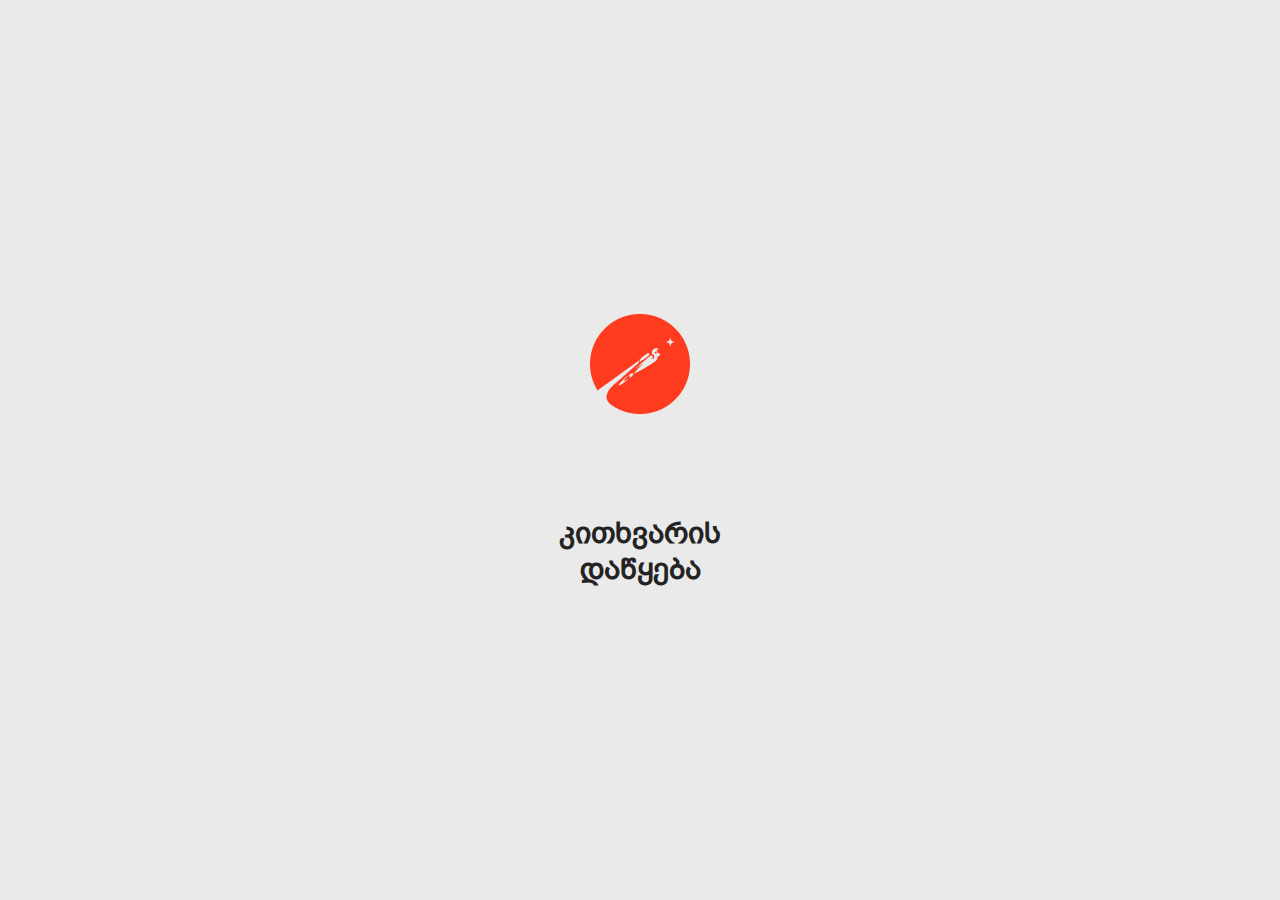
<file: index.html>
<!DOCTYPE html>
<html lang="en">
  <head>
    <meta charset="UTF-8" />
    <meta name="viewport" content="width=device-width, initial-scale=1.0" />
    <link rel="stylesheet" href="./common.css" />
    <link rel="stylesheet" href="./style.css" />
    <title>COVID-Questionary</title>
  </head>
  <body>
    <img src="./assets/logo.png" alt="company logo" class="logo" />
    <a href="./pages/Personal/personal.html" class="start-btn"
      >კითხვარის <br />
      დაწყება</a
    >

    <script src="main.js"></script>
    <script src="pages/Personal/personal.js"></script>
  </body>
</html>
</file>
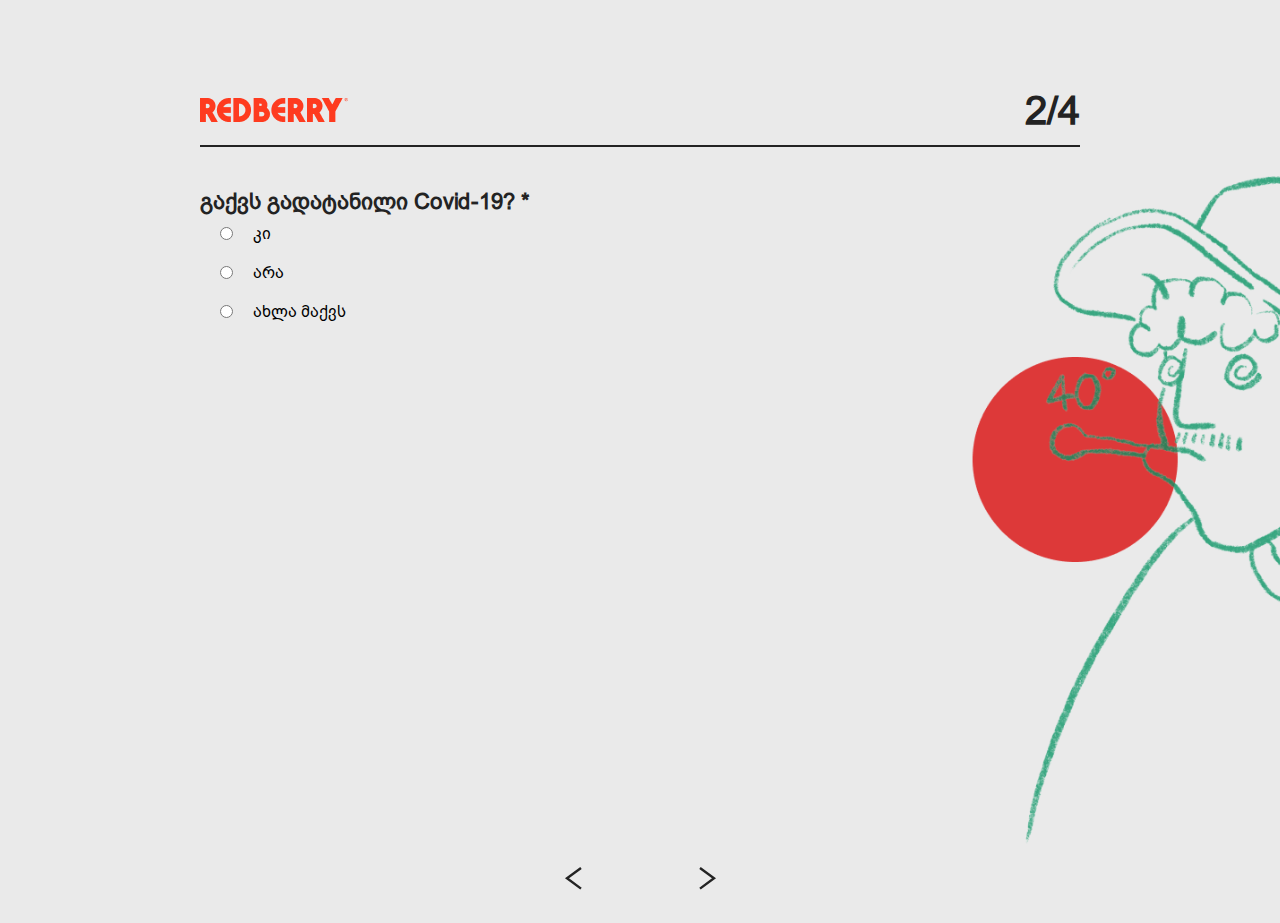
<file: pages/Covid/covid.html>
<!DOCTYPE html>
<html lang="en">
  <head>
    <meta charset="UTF-8" />
    <meta http-equiv="X-UA-Compatible" content="IE=edge" />
    <meta name="viewport" content="width=device-width, initial-scale=1.0" />
    <link rel="stylesheet" href="../../common.css" />
    <link rel="stylesheet" href="./covid.css" />
    <title>COVID-QUESTIONARY</title>
  </head>
  <body>
    <main>
      <header>
        <div class="header-top">
          <img src="../../assets/title.png" alt="company title" />
          <span>2/4</span>
        </div>
        <hr />
      </header>
      <section class="content">
        <form>
          <h2>გაქვს გადატანილი Covid-19? *</h2>
          <div class="input-box">
            <input type="radio" name="covid_status" id="covid_yes" />
            <label for="covid_yes">კი</label>
          </div>
          <div class="input-box">
            <input type="radio" name="covid_status" id="covid_no" />
            <label for="covid_no">არა</label>
          </div>
          <div class="input-box">
            <input type="radio" name="covid_status" id="covid_now" />
            <label for="covid_now">ახლა მაქვს</label>
          </div>

          <h2 class="test-question">ანტისხეულების ტესტი გაქვს გაკეთებული?*</h2>
          <div class="input-box test-box">
            <input type="radio" name="test_status" id="test_yes" />
            <label for="test_yes">კი</label>
          </div>
          <div class="input-box test-box">
            <input type="radio" name="test_status" id="test_no" />
            <label for="test_no">არა </label>
          </div>

          <h2 class="test-amount-title">
            თუ გახსოვს,გთხოვ მიუთითე ტესტის მიახლოებითი რიცხვი და ანტისხეულების
            რაოდენობა*
          </h2>
          <input
            type="text"
            name="test_date"
            id="test_date"
            placeholder="რიცხვი"
          />
          <input
            type="text"
            name="amount"
            id="amount"
            placeholder=" ანტისხეულების რაოდენობა"
          />

          <h2 class="covid-date">
            მიუთითე მიახლოებითი პერიოდი (დღე/თვე/წელი) როდის გქონდა Covid-19 *
          </h2>
          <input
            type="text"
            name="covid_date"
            id="covid_date"
            placeholder="ანტისხეულების რაოდენობა"
          />
        </form>
        <img
          src="../../assets/temperature.png"
          alt="thermometer"
          class="info-img"
        />
      </section>
      <div class="buttons">
        <button class="next-btn" onclick="onPreviousPage()">
          <svg
            width="18"
            height="23"
            viewBox="0 0 18 23"
            fill="none"
            xmlns="http://www.w3.org/2000/svg"
          >
            <path
              d="M17 1L3 11.3158L17 21.6316"
              stroke="#232323"
              stroke-width="2.4"
            />
          </svg>
        </button>
        <button class="next-btn" onclick="onNextPage()">
          <svg
            width="18"
            height="23"
            viewBox="0 0 18 23"
            fill="none"
            xmlns="http://www.w3.org/2000/svg"
          >
            <path
              d="M1 1L15 11.3158L1 21.6316"
              stroke="#232323"
              stroke-width="2.4"
            />
          </svg>
        </button>
      </div>
    </main>

    <script src="./covid.js"></script>
  </body>
</html>
</file>
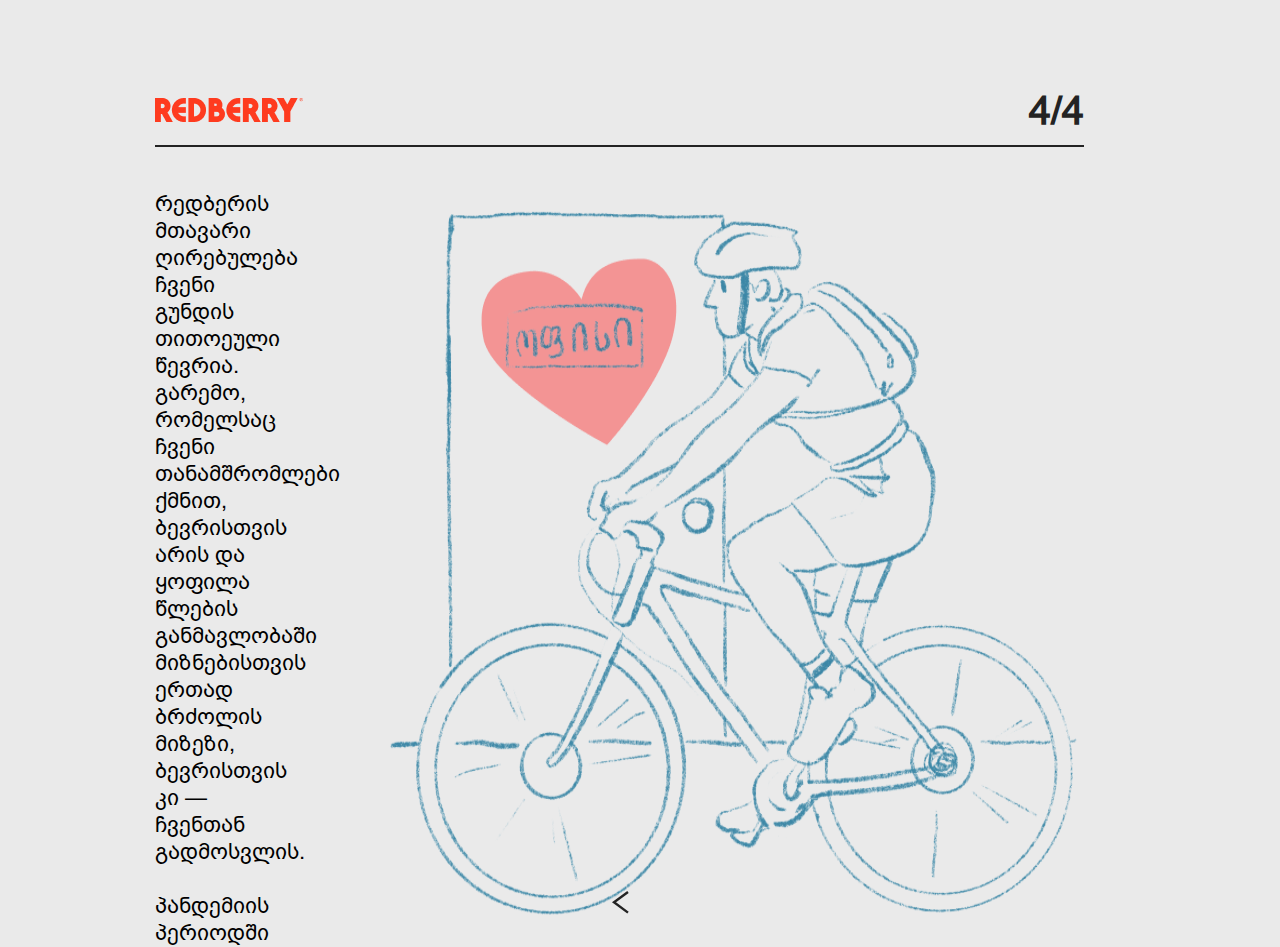
<file: pages/Office/office.html>
<!DOCTYPE html>
<html lang="en">
  <head>
    <meta charset="UTF-8" />
    <meta http-equiv="X-UA-Compatible" content="IE=edge" />
    <meta name="viewport" content="width=device-width, initial-scale=1.0" />
    <link rel="stylesheet" href="../../common.css" />
    <link rel="stylesheet" href="./office.css" />
    <title>COVID-QUESTIONARY</title>
  </head>
  <body>
    <main>
      <header>
        <div class="header-top">
          <img src="../../assets/title.png" alt="company title" />
          <span>4/4</span>
        </div>
        <hr />
      </header>
      <section class="content">
        <form action="" id="finishedBtn">
          <p class="form-title">
            რედბერის მთავარი ღირებულება ჩვენი გუნდის თითოეული წევრია. გარემო,
            რომელსაც ჩვენი თანამშრომლები ქმნით, ბევრისთვის არის და ყოფილა წლების
            განმავლობაში მიზნებისთვის ერთად ბრძოლის მიზეზი, ბევრისთვის კი —
            ჩვენთან გადმოსვლის. <br />
            <br />
            პანდემიის პერიოდში ერთმანეთსაც იშვიათად ვნახულობთ პირისპირ და
            ყოველდღიური კომუნიკაციაც გაიშვიათდა.
          </p>

          <h2 class="meeting">
            რა სიხშირით შეიძლება გვქონდეს საერთო არაფორმალური ონლაინ შეხვედრები,
            სადაც ყველა სურვილისამებრ ჩაერთვება?*
          </h2>
          <div class="input-box first-input">
            <input
              type="radio"
              name="meeting_amount"
              id="twice_a_week"
              value="twice_a_week"
              class="radio"
            />
            <label for="twice_a_week">კვირაში ორჯერ</label>
          </div>
          <div class="input-box">
            <input
              type="radio"
              name="meeting_amount"
              id="once_a_week"
              value="once_a_week"
              class="radio"
            />
            <label for="once_a_week">კვირაში ერთხელ</label>
          </div>
          <div class="input-box">
            <input
              type="radio"
              name="meeting_amount"
              id="once_in_a_two_weeks"
              value="once_in_a_two_weeks"
              class="radio"
            />
            <label for="once_in_a_two_weeks">ორ კვირაში ერთხელ</label>
          </div>
          <div class="input-box">
            <input
              type="radio"
              name="meeting_amount"
              id="once_in_a_month"
              value="once_in_a_month"
              class="radio"
            />
            <label for="once_in_a_month">თვეში ერთხელ</label>
          </div>
          <h2 class="meeting">
            კვირაში რამდენი დღე ისურვებდი ოფისიდან მუშაობას?*
          </h2>
          <div class="input-box">
            <input
              type="radio"
              name="number_of_days_from_office"
              id="zero"
              value="0"
              class="radio"
            />
            <label for="zero">0</label>
          </div>
          <div class="input-box">
            <input
              type="radio"
              name="number_of_days_from_office"
              id="1"
              value="1"
              class="radio"
            />
            <label for="1">1</label>
          </div>
          <div class="input-box">
            <input
              type="radio"
              name="number_of_days_from_office"
              id="2"
              value="2"
              class="radio"
            />
            <label for="2">2</label>
          </div>
          <div class="input-box">
            <input
              type="radio"
              name="number_of_days_from_office"
              id="3"
              value="3"
              class="radio"
            />
            <label for="3">3</label>
          </div>
          <div class="input-box">
            <input
              type="radio"
              name="number_of_days_from_office"
              id="4"
              value="4"
              class="radio"
            />
            <label for="4">4</label>
          </div>
          <div class="input-box">
            <input
              type="radio"
              name="number_of_days_from_office"
              id="5"
              value="5"
              class="radio"
            />
            <label for="5">5</label>
          </div>
          <h2 class="meeting">რას ფიქრობ ფიზიკურ შეკრებებზე?</h2>
          <textarea id="what_about_meetings_in_live"></textarea>
          <h2 class="meeting">
            რას ფიქრობ არსებულ გარემოზე: რა მოგწონს, რას დაამატებდი, რას
            შეცვლიდი?
          </h2>
          <textarea id="tell_us_your_opinion_about"></textarea>

          <button class="submit" type="submit">დასრულება</button>
        </form>
        <img src="../../assets/office.png" alt="office" class="info-img" />
      </section>
      <div class="buttons">
        <button class="next-btn" onclick="onPreviousPage()">
          <svg
            width="18"
            height="23"
            viewBox="0 0 18 23"
            fill="none"
            xmlns="http://www.w3.org/2000/svg"
          >
            <path
              d="M17 1L3 11.3158L17 21.6316"
              stroke="#232323"
              stroke-width="2.4"
            />
          </svg>
        </button>
      </div>
    </main>
    <script src="./office.js"></script>
  </body>
</html>
</file>
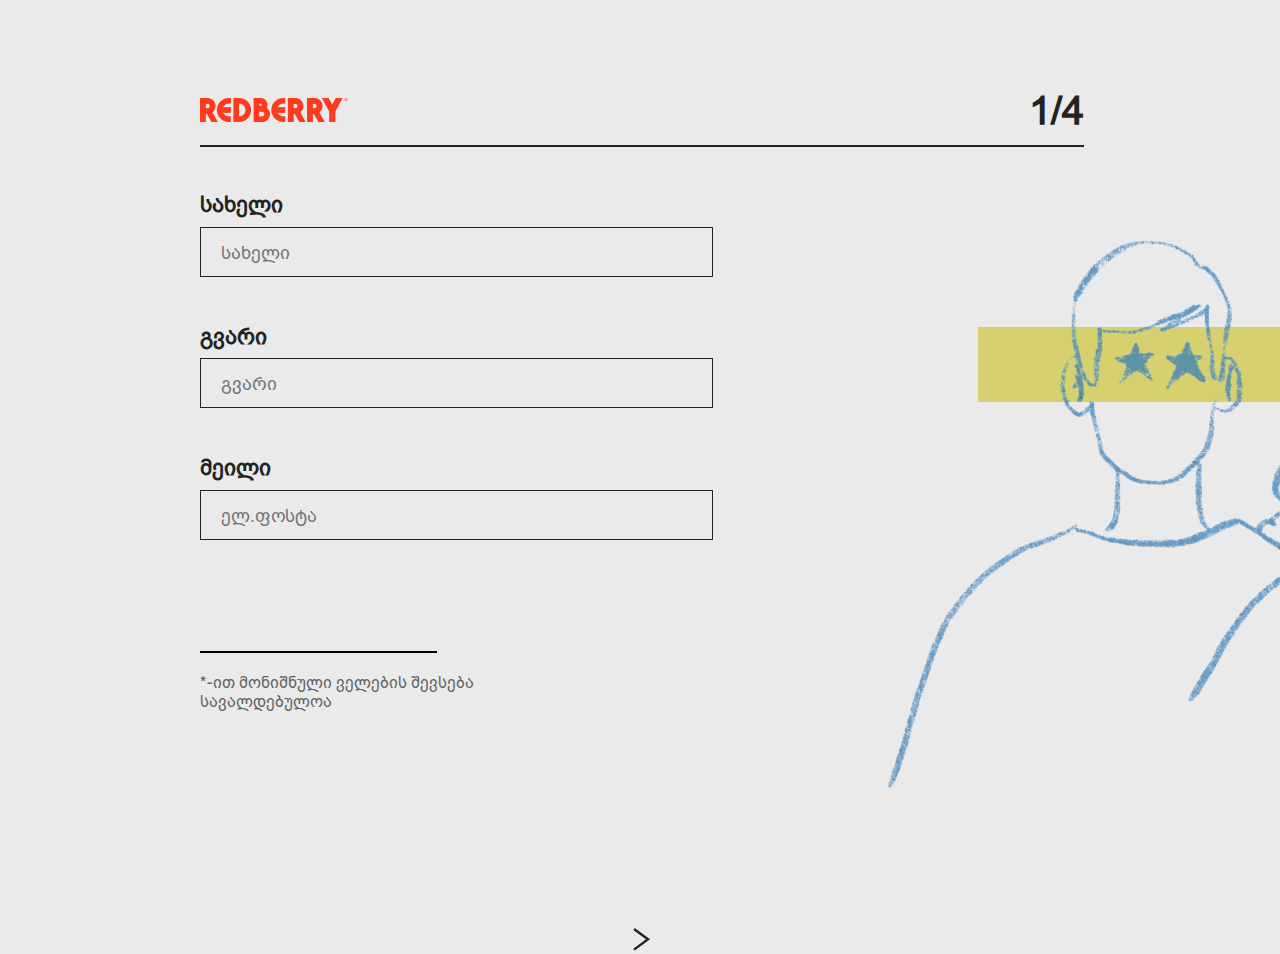
<file: pages/Personal/personal.html>
<!DOCTYPE html>
<html lang="en">
  <head>
    <meta charset="UTF-8" />
    <meta name="viewport" content="width=device-width, initial-scale=1.0" />
    <link rel="stylesheet" href="../../common.css" />
    <link rel="stylesheet" href="./personal.css" />
    <title>COVID-Questionary</title>
  </head>
  <body>
    <main>
      <header>
        <div class="header-top">
          <img src="../../assets/title.png" alt="company titile" />
          <span>1/4</span>
        </div>
        <hr />
      </header>

      <section class="content">
        <form>
          <label for="name"> სახელი</label>
          <input type="text" name="name" id="name" placeholder="სახელი" />
          <div class="error-box">
            <p class="error" id="name-error"></p>
          </div>

          <label for="surname"> გვარი</label>
          <input type="text" name="surname" id="surname" placeholder="გვარი" />
          <div class="error-box"><p class="error" id="surname-error"></p></div>

          <label for="email"> მეილი</label>
          <input type="email" name="email" id="email" placeholder="ელ.ფოსტა" />
          <div class="error-box"><p class="error" id="email-error"></p></div>

          <hr />
          <p class="warning">
            *-ით მონიშნული ველების შევსება <br />
            სავალდებულოა
          </p>
        </form>
        <img src="../../assets/persons.png" alt="people" class="info-img" />
      </section>

      <button class="next-btn" onclick="onNextPage()">
        <svg
          width="18"
          height="23"
          viewBox="0 0 18 23"
          fill="none"
          xmlns="http://www.w3.org/2000/svg"
        >
          <path
            d="M1 1L15 11.3158L1 21.6316"
            stroke="#232323"
            stroke-width="2.4"
          />
        </svg>
      </button>
    </main>

    <script src="./personal.js"></script>
  </body>
</html>
</file>
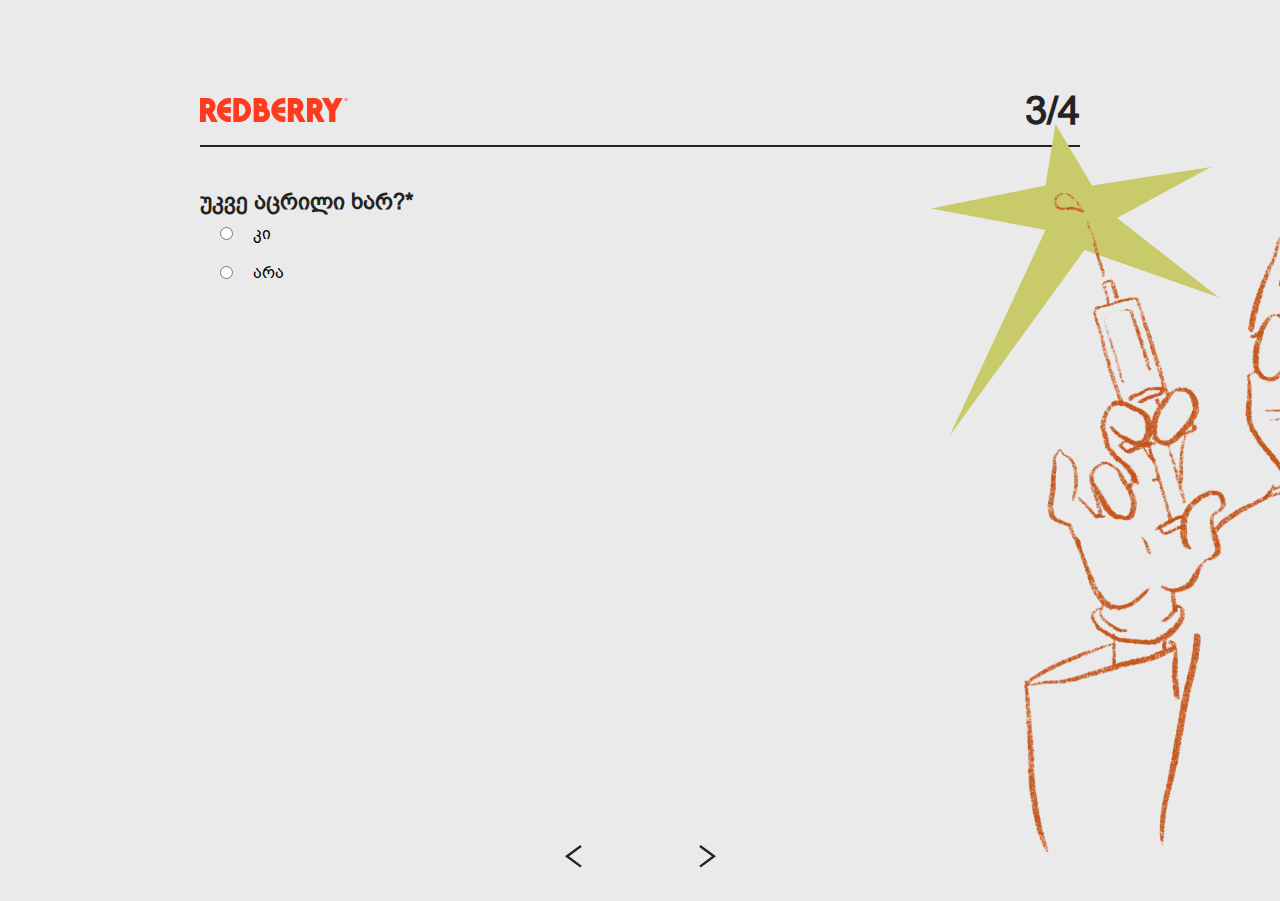
<file: pages/Vaccine/vaccine.html>
<!DOCTYPE html>
<html lang="en">
  <head>
    <meta charset="UTF-8" />
    <meta http-equiv="X-UA-Compatible" content="IE=edge" />
    <meta name="viewport" content="width=device-width, initial-scale=1.0" />
    <link rel="stylesheet" href="../../common.css" />
    <link rel="stylesheet" href="./vaccine.css" />
    <title>COVID-QUESTIONARY</title>
  </head>
  <body>
    <main>
      <header>
        <div class="header-top">
          <img src="../../assets/title.png" alt="company title" />
          <span>3/4</span>
        </div>
        <hr />
      </header>
      <section class="content">
        <form>
          <h2>უკვე აცრილი ხარ?*</h2>
          <div class="input-box">
            <input type="radio" name="vaccine_status" id="vaccine_yes" />
            <label for="vaccine_status">კი</label>
          </div>
          <div class="input-box">
            <input type="radio" name="vaccine_status" id="vaccine_no" />
            <label for="vaccine_status">არა</label>
          </div>
          <h2 class="level-question">აირჩიე რა ეტაპზე ხარ*</h2>
          <div class="input-box level-box">
            <input type="radio" name="test_status" id="test_first" />
            <label for="test_yes"
              >პირველი დოზა და დარეგისტრირებული ვარ მეორეზე</label
            >
          </div>
          <div class="input-box level-box">
            <input type="radio" name="test_status" id="test_full" />
            <label for="test_no">სრულად აცრილი ვარ</label>
          </div>
          <div class="input-box level-box">
            <input type="radio" name="test_status" id="test_wait" />
            <label for="test_no"
              >პირველი დოზა და არ დავრეგისტრირებულვარ მეორეზე</label
            >
          </div>
          <h2 class="wait-question">რას ელოდები?*</h2>
          <div class="input-box wait-box">
            <input type="radio" name="status" id="register" />
            <label for="test_yes"
              >დარეგისტრირებული ვარ და ველოდები რიცხვს</label
            >
          </div>
          <div class="input-box wait-box">
            <input type="radio" name="status" id="no" />
            <label for="test_no">არ ვგეგმავ</label>
          </div>
          <div class="input-box wait-box">
            <input type="radio" name="status" id="wait" />
            <label for="test_no">გადატანილი მაქვს და ვგეგმავ აცრას</label>
          </div>
        </form>
        <img src="../../assets/doctor.png" alt="thermometer" class="info-img" />
      </section>
      <div class="buttons">
        <button class="next-btn" onclick="onPreviousPage()">
          <svg
            width="18"
            height="23"
            viewBox="0 0 18 23"
            fill="none"
            xmlns="http://www.w3.org/2000/svg"
          >
            <path
              d="M17 1L3 11.3158L17 21.6316"
              stroke="#232323"
              stroke-width="2.4"
            />
          </svg>
        </button>
        <button class="next-btn" onclick="onNextPage()">
          <svg
            width="18"
            height="23"
            viewBox="0 0 18 23"
            fill="none"
            xmlns="http://www.w3.org/2000/svg"
          >
            <path
              d="M1 1L15 11.3158L1 21.6316"
              stroke="#232323"
              stroke-width="2.4"
            />
          </svg>
        </button>
      </div>
    </main>
    <script src="./vaccine.js"></script>
  </body>
</html>
</file>
<file: common.css>
@font-face {
  font-family: "BPG Arial";
  src: url(./assets/font/bpg_arial_2009.ttf) format("opentype");
}

* {
  margin: 0;
  padding: 0;
  box-sizing: border-box;
  font-family: "BPG Arial";
}

:root {
  --background: #eaeaea;
  --darkText: #232323;
  --dark: #000000;
  --warning: #626262;
  --error: #f15524;
  --green: rgba(32, 130, 152, 1);
}

body {
  max-width: 100vw;
  height: 100vh;
  background-color: var(--background);
}

main {
  width: 100%;
  height: 100%;
  padding: 90px 196px 104px 155px;
  display: flex;
  flex-direction: column;
}

header,
.header-top {
  width: 100%;
}

.header-top {
  display: flex;
  justify-content: space-between;
  align-items: center;
}

.header-top span {
  font-weight: 700;
  font-size: 40px;
  line-height: 40px;
  color: var(--darkText);
}

header hr {
  border: 1.8px solid var(--darkText);
  margin-top: 15px;
}

.content {
  display: flex;
}
</file>
<file: style.css>
body {
  display: flex;
  flex-direction: column;
  justify-content: center;
  align-items: center;
  gap: 101px;
}

.logo {
  width: 100px;
}

.start-btn {
  font-size: 30px;
  line-height: 36px;
  font-weight: 700;
  text-decoration: none;
  color: var(--darkText);
  text-align: center;
}
</file>
<file: pages/Covid/covid.css>
main {
  padding: 90px 200px 0 200px;
}

form {
  display: flex;
  flex-direction: column;
  margin-top: 42px;
  min-width: 600px;
}

form h2 {
  font-weight: 700;
  font-size: 22px;
  line-height: 26.55px;
  color: var(--darkText);
  margin-bottom: 8px;
}

form hr {
  width: 237px;
  border: 0.8px solid var(--dark);
  margin-top: 64px;
}

.info-img {
  margin-left: 100px;
  margin-top: -23px;
  width: 850px;
}

.warning {
  font-weight: 400;
  font-size: 16px;
  line-height: 19.31px;
  margin-top: 20px;
  color: var(--warning);
}

.next-btn {
  background: transparent;
  border: none;
  cursor: pointer;
}

.error-box {
  width: fit-content;
  height: 20px;
  margin-bottom: 27px;
}

.error {
  font-weight: 400;
  font-size: 16px;
  line-height: 19.31px;
  color: var(--error);
}

.input-box {
  display: flex;
  align-items: center;
  gap: 20px;
  margin-left: 20px;
  margin-bottom: 19px;
}

.test-question {
  margin-top: 20px;
  display: none;
}

.test-question.active {
  display: block;
}

.test-box {
  display: none;
}

.test-box.active {
  display: flex;
}

.buttons {
  margin: auto;
  margin-top: -56px;
  display: flex;
  gap: 117px;
}

form input[type="text"] {
  margin-top: 8px;
  width: 513px;
  height: 50px;
  font-weight: 400;
  font-size: 18px;
  line-height: 21.73px;
  color: var(--darkText);
  outline: none;
  border: 0.8px solid var(--darkText);
  background: transparent;
  padding: 11px 20px 9px 20px;
  margin-left: 20px;
  display: none;
}

form input[type="text"].active {
  display: block;
}

.test-amount-title {
  display: none;
}

.test-amount-title.active {
  display: block;
}
.covid-date {
  display: none;
}

.covid-date.active {
  display: block;
}
</file>
<file: pages/Office/office.css>
.info-img {
  margin-top: 40px;
}

form {
  width: 50%;
  height: 800px;
  overflow: auto;
  padding-right: 10%;
  padding-bottom: 198px;
}

.form-title {
  font-weight: 400;
  font-size: 22px;
  line-height: 27px;
  margin-top: 43px;
}

.content {
  justify-content: space-between;
}

.meeting {
  margin-top: 43px;
}

form label {
  font-weight: 700;
  font-size: 22px;
  line-height: 26.55px;
  color: var(--darkText);
}
form hr {
  width: 237px;
  border: 0.8px solid var(--dark);
  margin-top: 64px;
}

.input-box {
  display: flex;
  align-items: center;
  gap: 20px;
  margin-left: 20px;
  margin-bottom: 19px;
}

.first-input {
  margin-top: 17px;
}

.radio {
  margin-top: 8px;
  width: 23px;
  height: 23px;
}

textarea {
  border: 0.8px solid #232323;
  background: transparent;
  width: 100%;
  height: 184px;
  margin-top: 20px;
  resize: none;
  padding: 10px;
}

.buttons {
  margin: auto;
  margin-top: -56px;
  display: flex;
}

.next-btn {
  background: transparent;
  border: none;
  cursor: pointer;
}

.submit {
  padding: 17px 29px;
  background-color: var(--green);
  border-radius: 42px;
  border: none;
  color: white;
  margin-top: 70px;
  margin-left: auto;
}
</file>
<file: pages/Personal/personal.css>
main {
  width: 100%;
  height: 100%;
  padding: 90px 196px 104px 200px;
  display: flex;
  flex-direction: column;
}
header,
.header-top {
  width: 100%;
}

.header-top {
  display: flex;
  justify-content: space-between;
  align-items: center;
}

.header-top span {
  font-weight: 700;
  font-size: 40px;
  line-height: 40px;
  color: var(--darkText);
}

header hr {
  border: 1.8px solid var(--darkText);
  margin-top: 15px;
}

.content {
  display: flex;
}

form {
  display: flex;
  flex-direction: column;
  margin-top: 45px;
}

form label {
  font-weight: 700;
  font-size: 22px;
  line-height: 26.55px;
  color: var(--darkText);
}

/* form label:nth-child(2) {
  margin-top: 47px;
} */

form input {
  margin-top: 8px;
  width: 513px;
  height: 50px;
  font-weight: 400;
  font-size: 18px;
  line-height: 21.73px;
  color: var(--darkText);
  outline: none;
  border: 0.8px solid var(--darkText);
  background: transparent;
  padding: 11px 20px 9px 20px;
}

/* #name,
#surname {
  margin-bottom: 47px;
} */

form hr {
  width: 237px;
  border: 0.8px solid var(--dark);
  margin-top: 64px;
}

.info-img {
  margin-left: 138px;
  margin-top: -50px;
}

.warning {
  font-weight: 400;
  font-size: 16px;
  line-height: 19.31px;
  margin-top: 20px;
  color: var(--warning);
}

.next-btn {
  background: transparent;
  border: none;
}

.error-box {
  width: fit-content;
  height: 20px;
  margin-bottom: 27px;
}

.error {
  font-weight: 400;
  font-size: 16px;
  line-height: 19.31px;
  color: var(--error);
}
</file>
<file: pages/Vaccine/vaccine.css>
main {
  padding: 90px 200px 0 200px;
}

form {
  display: flex;
  flex-direction: column;
  margin-top: 42px;
  min-width: 600px;
}

form h2 {
  font-weight: 700;
  font-size: 22px;
  line-height: 26.55px;
  color: var(--darkText);
  margin-bottom: 8px;
}

form hr {
  width: 237px;
  border: 0.8px solid var(--dark);
  margin-top: 64px;
}

.info-img {
  margin-left: 100px;
  margin-top: -23px;
  width: 850px;
}

.warning {
  font-weight: 400;
  font-size: 16px;
  line-height: 19.31px;
  margin-top: 20px;
  color: var(--warning);
}

.next-btn {
  background: transparent;
  border: none;
  cursor: pointer;
}

.error-box {
  width: fit-content;
  height: 20px;
  margin-bottom: 27px;
}

.error {
  font-weight: 400;
  font-size: 16px;
  line-height: 19.31px;
  color: var(--error);
}

.input-box {
  display: flex;
  align-items: center;
  gap: 20px;
  margin-left: 20px;
  margin-bottom: 19px;
}

.level-box,
.wait-box,
.level-question,
.wait-question {
  display: none;
}

.wait-box.active,
.level-box.active,
.level-question.active,
.wait-question.active {
  display: flex;
}

.buttons {
  margin: auto;
  margin-top: -56px;
  display: flex;
  gap: 117px;
}

form input[type="text"] {
  margin-top: 8px;
  width: 513px;
  height: 50px;
  font-weight: 400;
  font-size: 18px;
  line-height: 21.73px;
  color: var(--darkText);
  outline: none;
  border: 0.8px solid var(--darkText);
  background: transparent;
  padding: 11px 20px 9px 20px;
  margin-left: 20px;
}

form input[type="text"].active {
  display: block;
}
</file>
